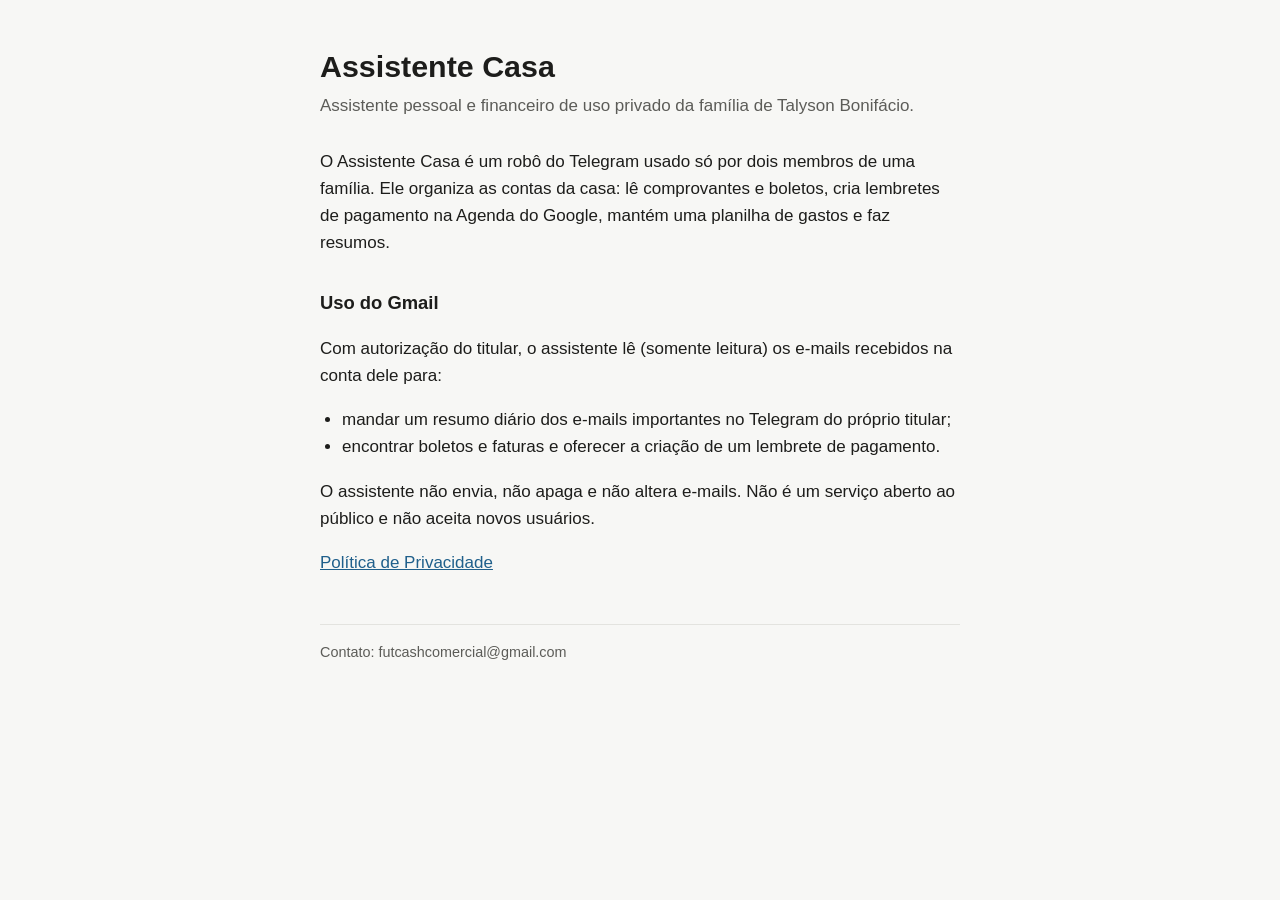
<file: index.html>
<!doctype html>
<html lang="pt-BR">
<head>
<meta charset="utf-8">
<meta name="viewport" content="width=device-width, initial-scale=1">
<title>Assistente Casa</title>
<meta name="description" content="Assistente pessoal e financeiro de uso privado de uma família, no Telegram.">
<link rel="stylesheet" href="estilo.css">
</head>
<body>
<main>
<h1>Assistente Casa</h1>
<p class="sub">Assistente pessoal e financeiro de uso privado da família de Talyson Bonifácio.</p>

<p>O Assistente Casa é um robô do Telegram usado só por dois membros de uma família. Ele organiza as contas da casa: lê comprovantes e boletos, cria lembretes de pagamento na Agenda do Google, mantém uma planilha de gastos e faz resumos.</p>

<h2>Uso do Gmail</h2>
<p>Com autorização do titular, o assistente lê (somente leitura) os e-mails recebidos na conta dele para:</p>
<ul>
<li>mandar um resumo diário dos e-mails importantes no Telegram do próprio titular;</li>
<li>encontrar boletos e faturas e oferecer a criação de um lembrete de pagamento.</li>
</ul>
<p>O assistente não envia, não apaga e não altera e-mails. Não é um serviço aberto ao público e não aceita novos usuários.</p>

<p><a href="privacidade.html">Política de Privacidade</a></p>

<footer>Contato: futcashcomercial@gmail.com</footer>
</main>
</body>
</html>
</file>
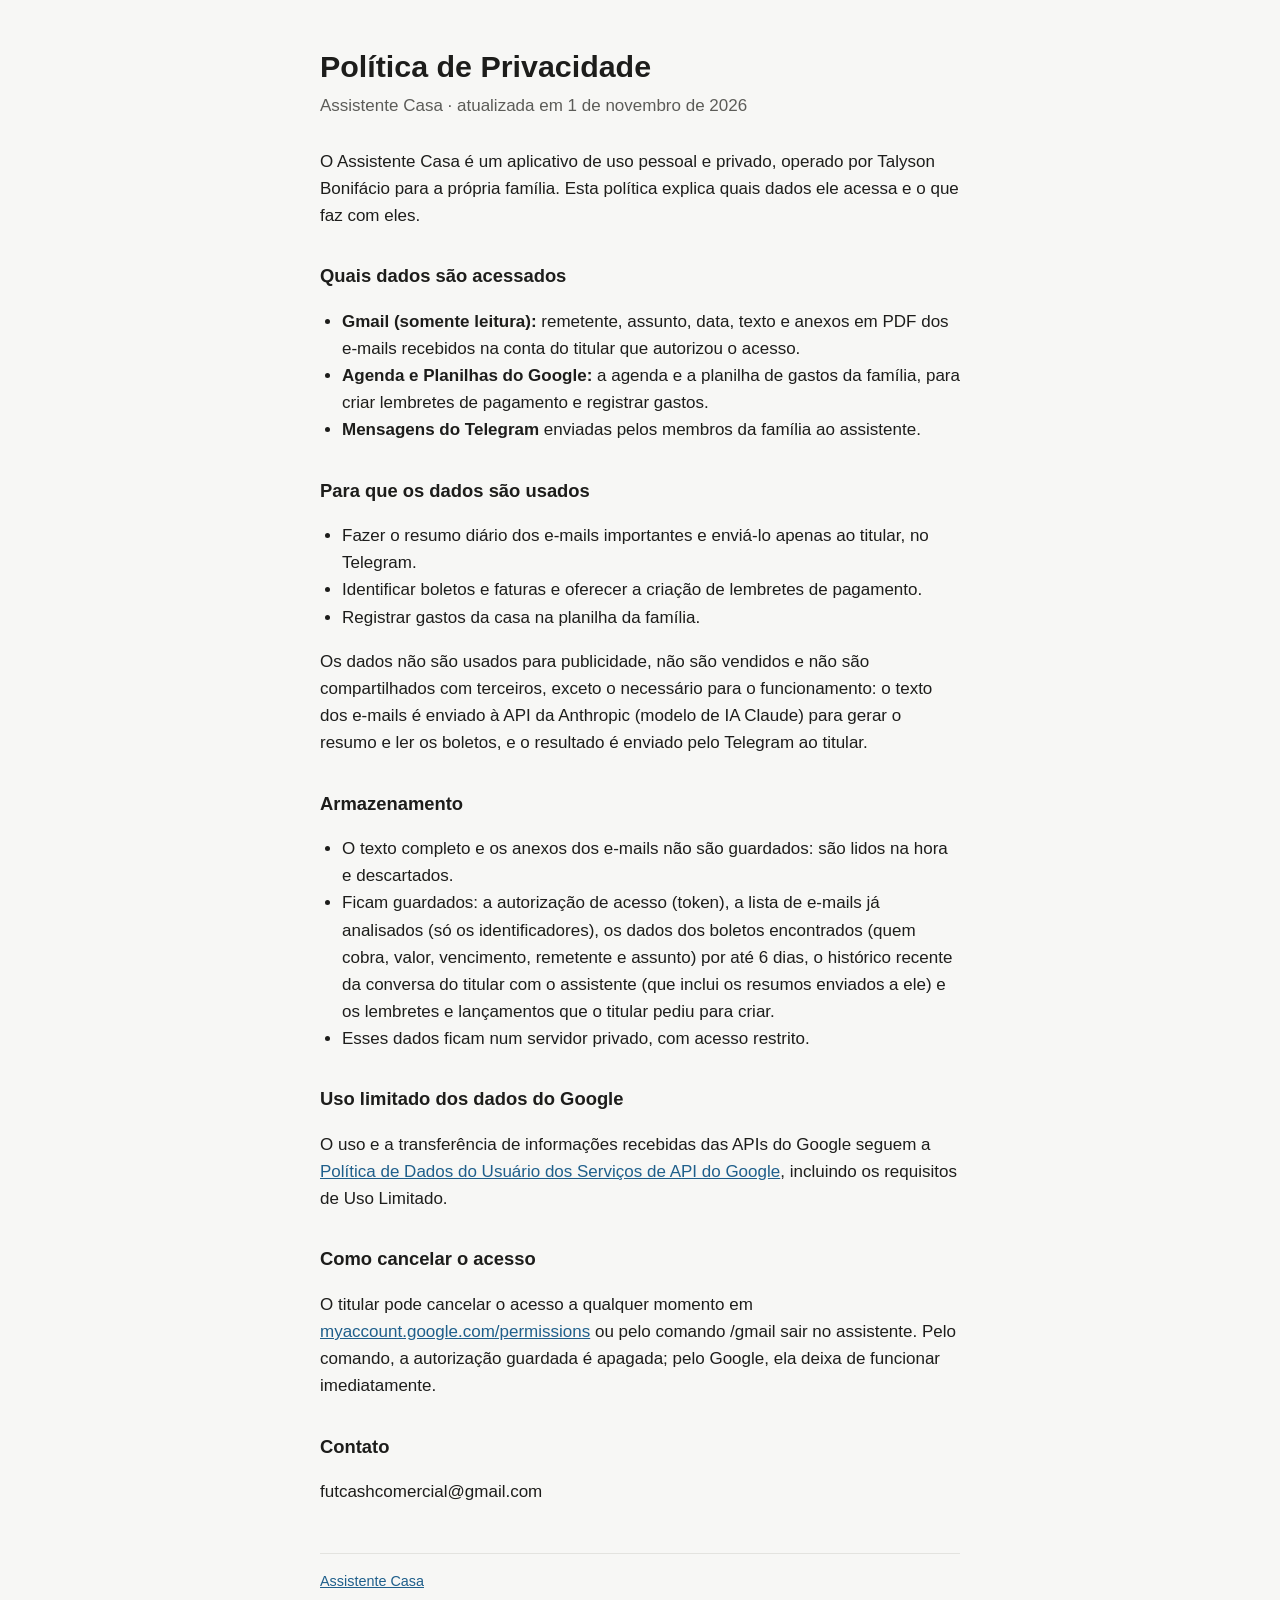
<file: privacidade.html>
<!doctype html>
<html lang="pt-BR">
<head>
<meta charset="utf-8">
<meta name="viewport" content="width=device-width, initial-scale=1">
<title>Política de Privacidade</title>
<meta name="description" content="Política de Privacidade do Assistente Casa.">
<link rel="stylesheet" href="estilo.css">
</head>
<body>
<main>
<h1>Política de Privacidade</h1>
<p class="sub">Assistente Casa · atualizada em 1 de novembro de 2026</p>

<p>O Assistente Casa é um aplicativo de uso pessoal e privado, operado por Talyson Bonifácio para a própria família. Esta política explica quais dados ele acessa e o que faz com eles.</p>

<h2>Quais dados são acessados</h2>
<ul>
<li><strong>Gmail (somente leitura):</strong> remetente, assunto, data, texto e anexos em PDF dos e-mails recebidos na conta do titular que autorizou o acesso.</li>
<li><strong>Agenda e Planilhas do Google:</strong> a agenda e a planilha de gastos da família, para criar lembretes de pagamento e registrar gastos.</li>
<li><strong>Mensagens do Telegram</strong> enviadas pelos membros da família ao assistente.</li>
</ul>

<h2>Para que os dados são usados</h2>
<ul>
<li>Fazer o resumo diário dos e-mails importantes e enviá-lo apenas ao titular, no Telegram.</li>
<li>Identificar boletos e faturas e oferecer a criação de lembretes de pagamento.</li>
<li>Registrar gastos da casa na planilha da família.</li>
</ul>
<p>Os dados não são usados para publicidade, não são vendidos e não são compartilhados com terceiros, exceto o necessário para o funcionamento: o texto dos e-mails é enviado à API da Anthropic (modelo de IA Claude) para gerar o resumo e ler os boletos, e o resultado é enviado pelo Telegram ao titular.</p>

<h2>Armazenamento</h2>
<ul>
<li>O texto completo e os anexos dos e-mails não são guardados: são lidos na hora e descartados.</li>
<li>Ficam guardados: a autorização de acesso (token), a lista de e-mails já analisados (só os identificadores), os dados dos boletos encontrados (quem cobra, valor, vencimento, remetente e assunto) por até 6 dias, o histórico recente da conversa do titular com o assistente (que inclui os resumos enviados a ele) e os lembretes e lançamentos que o titular pediu para criar.</li>
<li>Esses dados ficam num servidor privado, com acesso restrito.</li>
</ul>

<h2>Uso limitado dos dados do Google</h2>
<p>O uso e a transferência de informações recebidas das APIs do Google seguem a <a href="https://developers.google.com/terms/api-services-user-data-policy">Política de Dados do Usuário dos Serviços de API do Google</a>, incluindo os requisitos de Uso Limitado.</p>

<h2>Como cancelar o acesso</h2>
<p>O titular pode cancelar o acesso a qualquer momento em <a href="https://myaccount.google.com/permissions">myaccount.google.com/permissions</a> ou pelo comando /gmail sair no assistente. Pelo comando, a autorização guardada é apagada; pelo Google, ela deixa de funcionar imediatamente.</p>

<h2>Contato</h2>
<p>futcashcomercial@gmail.com</p>

<footer><a href="index.html">Assistente Casa</a></footer>
</main>
</body>
</html>
</file>
<file: estilo.css>
:root{--bg:#f7f7f5;--texto:#1d1d1b;--suave:#5c5c58;--linha:#e3e3df;--destaque:#1f5f8b}
@media (prefers-color-scheme:dark){:root{--bg:#161615;--texto:#ececea;--suave:#a5a5a0;--linha:#2c2c2a;--destaque:#7fb8e0}}
*{box-sizing:border-box}
body{margin:0;background:var(--bg);color:var(--texto);font:17px/1.6 -apple-system,BlinkMacSystemFont,"Segoe UI",Roboto,Arial,sans-serif}
main{max-width:680px;margin:0 auto;padding:48px 20px 64px}
h1{font-size:1.9rem;line-height:1.2;margin:0 0 8px}
h2{font-size:1.15rem;margin:32px 0 8px}
p,li{color:var(--texto)}
.sub{color:var(--suave);margin:0 0 28px}
ul{padding-left:22px}
a{color:var(--destaque)}
footer{margin-top:48px;padding-top:16px;border-top:1px solid var(--linha);color:var(--suave);font-size:.9rem}
</file>
